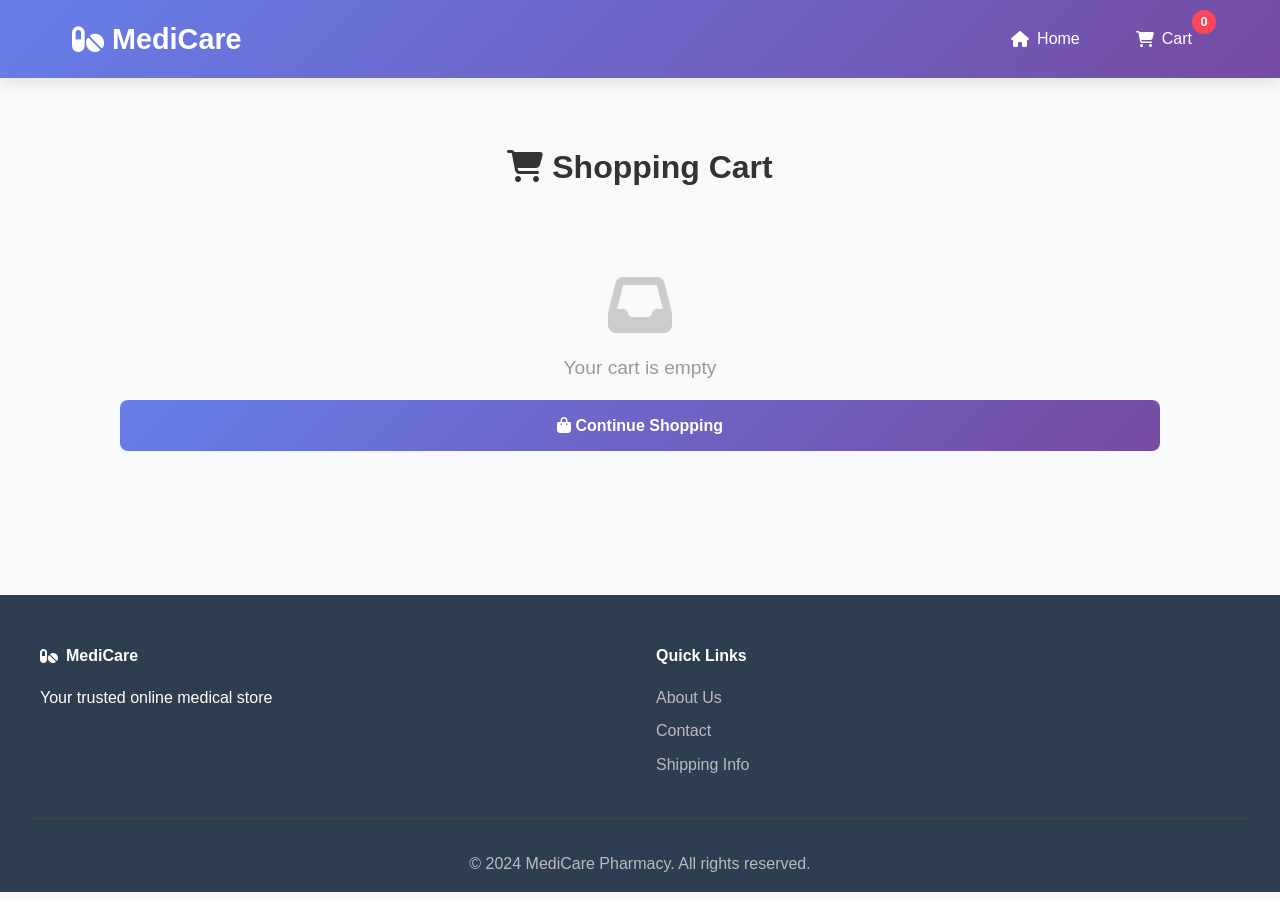
<file: cart.html>
<!DOCTYPE html>
<html lang="en">
<head>
  <meta charset="UTF-8">
  <meta name="viewport" content="width=device-width, initial-scale=1.0">
  <title>Shopping Cart - MediCare Pharmacy</title>
  <link rel="stylesheet" href="style.css">
  <link rel="stylesheet" href="https://cdnjs.cloudflare.com/ajax/libs/font-awesome/6.4.0/css/all.min.css">
</head>
<body>

<header class="navbar">
  <div class="header-container">
    <div class="logo">
      <i class="fas fa-pills"></i>
      <span>MediCare</span>
    </div>
    <nav class="nav-menu">
      <a href="index.html" class="nav-link"><i class="fas fa-home"></i> Home</a>
      <a href="cart.html" class="nav-link cart-link"><i class="fas fa-shopping-cart"></i> Cart <span id="cart-count" class="badge">0</span></a>
    </nav>
  </div>
</header>

<div class="cart-container">
  <h1 class="section-title"><i class="fas fa-shopping-cart"></i> Shopping Cart</h1>
  
  <div id="cartItems"></div>
  
  <div id="emptyCart" style="text-align: center; padding: 3rem;">
    <i class="fas fa-inbox" style="font-size: 4rem; color: #ccc; margin-bottom: 1rem;"></i>
    <p style="font-size: 1.2rem; color: #999;">Your cart is empty</p>
    <a href="index.html" class="btn" style="display: inline-block; margin-top: 1rem; text-decoration: none;">
      <i class="fas fa-shopping-bag"></i> Continue Shopping
    </a>
  </div>
  
  <div id="cartSummary" style="display: none;">
    <div style="background: white; padding: 2rem; border-radius: 12px; margin-top: 2rem; box-shadow: 0 4px 10px rgba(0, 0, 0, 0.1);">
      <h2 style="margin-top: 0; border-bottom: 2px solid #667eea; padding-bottom: 1rem;">
        <i class="fas fa-calculator"></i> Order Summary
      </h2>
      <div style="display: flex; justify-content: space-between; margin: 1rem 0;">
        <span>Subtotal:</span>
        <span id="subtotal">₹ 0</span>
      </div>
      <div style="display: flex; justify-content: space-between; margin: 1rem 0;">
        <span>Discount (10%):</span>
        <span id="discount" style="color: #2ecc71;">- ₹ 0</span>
      </div>
      <div style="display: flex; justify-content: space-between; margin: 1rem 0;">
        <span>Delivery:</span>
        <span id="delivery">₹ 50</span>
      </div>
      <hr style="border: none; border-top: 2px solid #eee; margin: 1.5rem 0;">
      <h3 id="total" style="display: flex; justify-content: space-between; color: #667eea; font-size: 1.5rem; margin: 0;"></h3>
      
      <button class="checkout-btn" onclick="checkout()" style="margin-top: 1.5rem;">
        <i class="fas fa-lock"></i> Proceed To Checkout
      </button>
      <a href="index.html" class="btn" style="display: block; margin-top: 1rem; text-align: center; text-decoration: none; background: #e0e0e0; color: #333;">
        <i class="fas fa-arrow-left"></i> Continue Shopping
      </a>
    </div>
  </div>
</div>

<footer class="footer">
  <div class="footer-content">
    <div class="footer-section">
      <h4><i class="fas fa-pills"></i> MediCare</h4>
      <p>Your trusted online medical store</p>
    </div>
    <div class="footer-section">
      <h4>Quick Links</h4>
      <ul>
        <li><a href="#">About Us</a></li>
        <li><a href="#">Contact</a></li>
        <li><a href="#">Shipping Info</a></li>
      </ul>
    </div>
  </div>
  <div class="footer-bottom">
    <p>&copy; 2024 MediCare Pharmacy. All rights reserved.</p>
  </div>
</footer>

<script src="cart.js"></script>
</body>
</html>
</file>
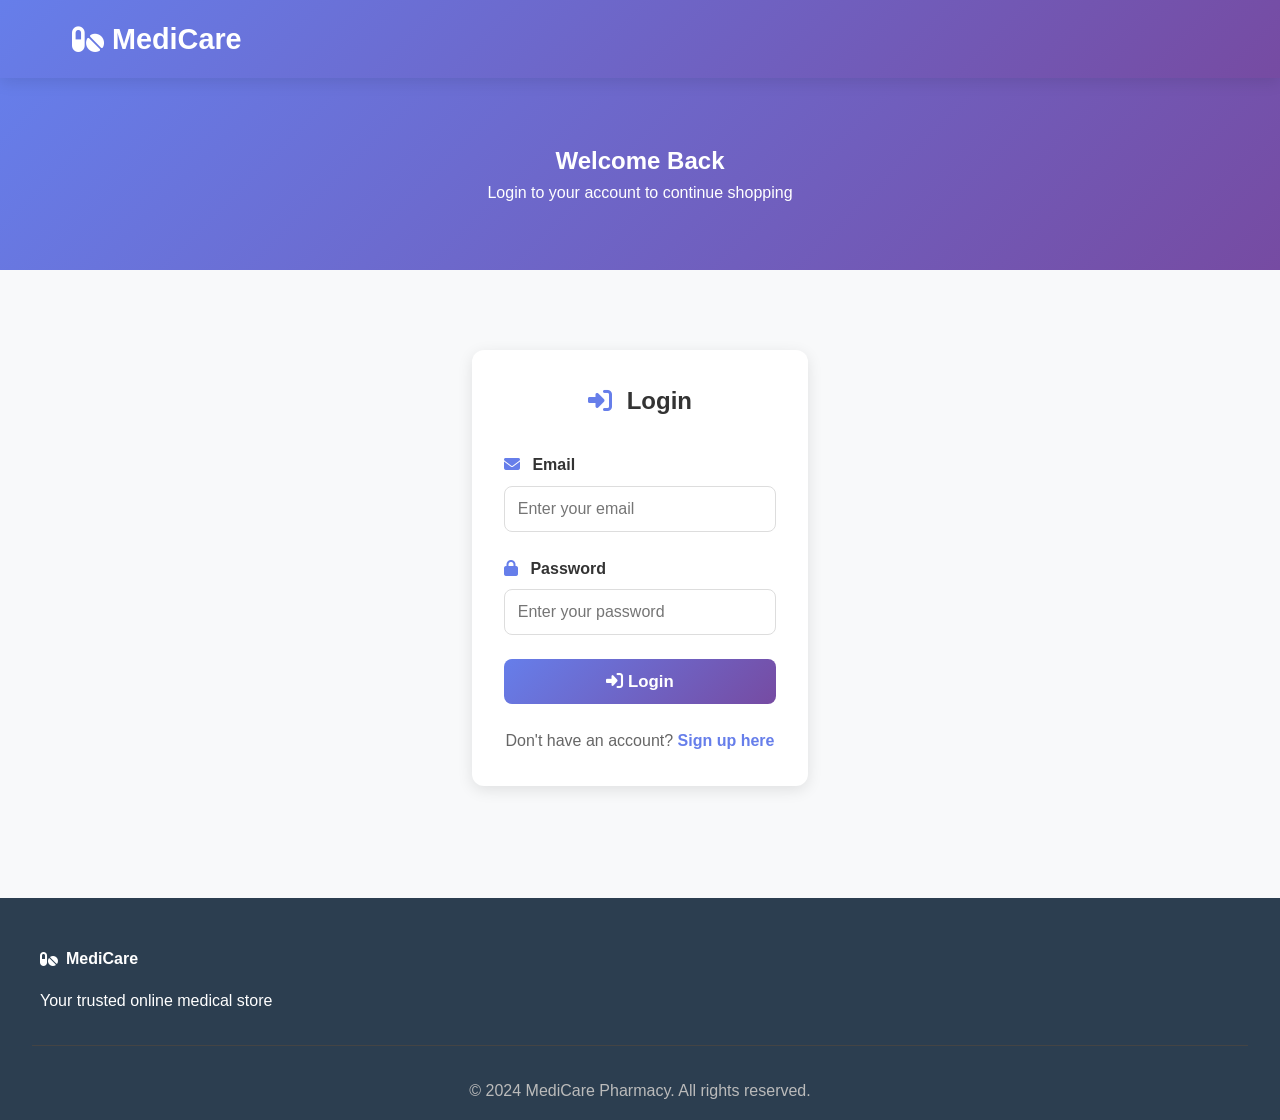
<file: login.html>
<!DOCTYPE html>
<html lang="en">
<head>
  <meta charset="UTF-8">
  <meta name="viewport" content="width=device-width, initial-scale=1.0">
  <title>Login - MediCare Pharmacy</title>
  <link rel="stylesheet" href="style.css">
  <link rel="stylesheet" href="https://cdnjs.cloudflare.com/ajax/libs/font-awesome/6.4.0/css/all.min.css">
</head>
<body>

<header class="navbar">
  <div class="header-container">
    <div class="logo">
      <i class="fas fa-pills"></i>
      <span>MediCare</span>
    </div>
  </div>
</header>

<section class="hero" style="padding: 4rem 2rem;">
  <h1>Welcome Back</h1>
  <p>Login to your account to continue shopping</p>
</section>

<div style="max-width: 400px; margin: 3rem auto; padding: 2rem;">
  <div style="background: white; padding: 2rem; border-radius: 12px; box-shadow: 0 4px 15px rgba(0, 0, 0, 0.1);">
    <h2 style="text-align: center; color: #333; margin-bottom: 2rem;">
      <i class="fas fa-sign-in-alt" style="color: #667eea; margin-right: 0.5rem;"></i> Login
    </h2>

    <form id="loginForm">
      <div class="form-group">
        <label><i class="fas fa-envelope" style="margin-right: 0.5rem; color: #667eea;"></i> Email</label>
        <input type="email" id="email" placeholder="Enter your email" class="form-input" required>
      </div>
      <div class="form-group">
        <label><i class="fas fa-lock" style="margin-right: 0.5rem; color: #667eea;"></i> Password</label>
        <input type="password" id="password" placeholder="Enter your password" class="form-input" required>
      </div>
      <button type="submit" class="auth-btn" style="font-size: 1.05rem;">
        <i class="fas fa-sign-in-alt"></i> Login
      </button>
    </form>

    <p class="toggle-auth" style="text-align: center; margin-top: 1.5rem;">
      Don't have an account? <a href="signup.html" style="color: #667eea; text-decoration: none; font-weight: 600;">Sign up here</a>
    </p>
  </div>
</div>

<footer class="footer" style="margin-top: 5rem;">
  <div class="footer-content">
    <div class="footer-section">
      <h4><i class="fas fa-pills"></i> MediCare</h4>
      <p>Your trusted online medical store</p>
    </div>
  </div>
  <div class="footer-bottom">
    <p>&copy; 2024 MediCare Pharmacy. All rights reserved.</p>
  </div>
</footer>

<script>
  document.getElementById("loginForm").addEventListener("submit", (e) => {
    e.preventDefault();
    const email = document.getElementById("email").value;
    const password = document.getElementById("password").value;

    const users = JSON.parse(localStorage.getItem("users")) || {};
    const user = users[email];

    if (user && user.password === password) {
      localStorage.setItem("currentUser", email);
      alert("Login successful!");
      window.location.href = "index.html";
    } else {
      alert("Invalid email or password");
    }
  });
</script>
</body>
</html>
</file>
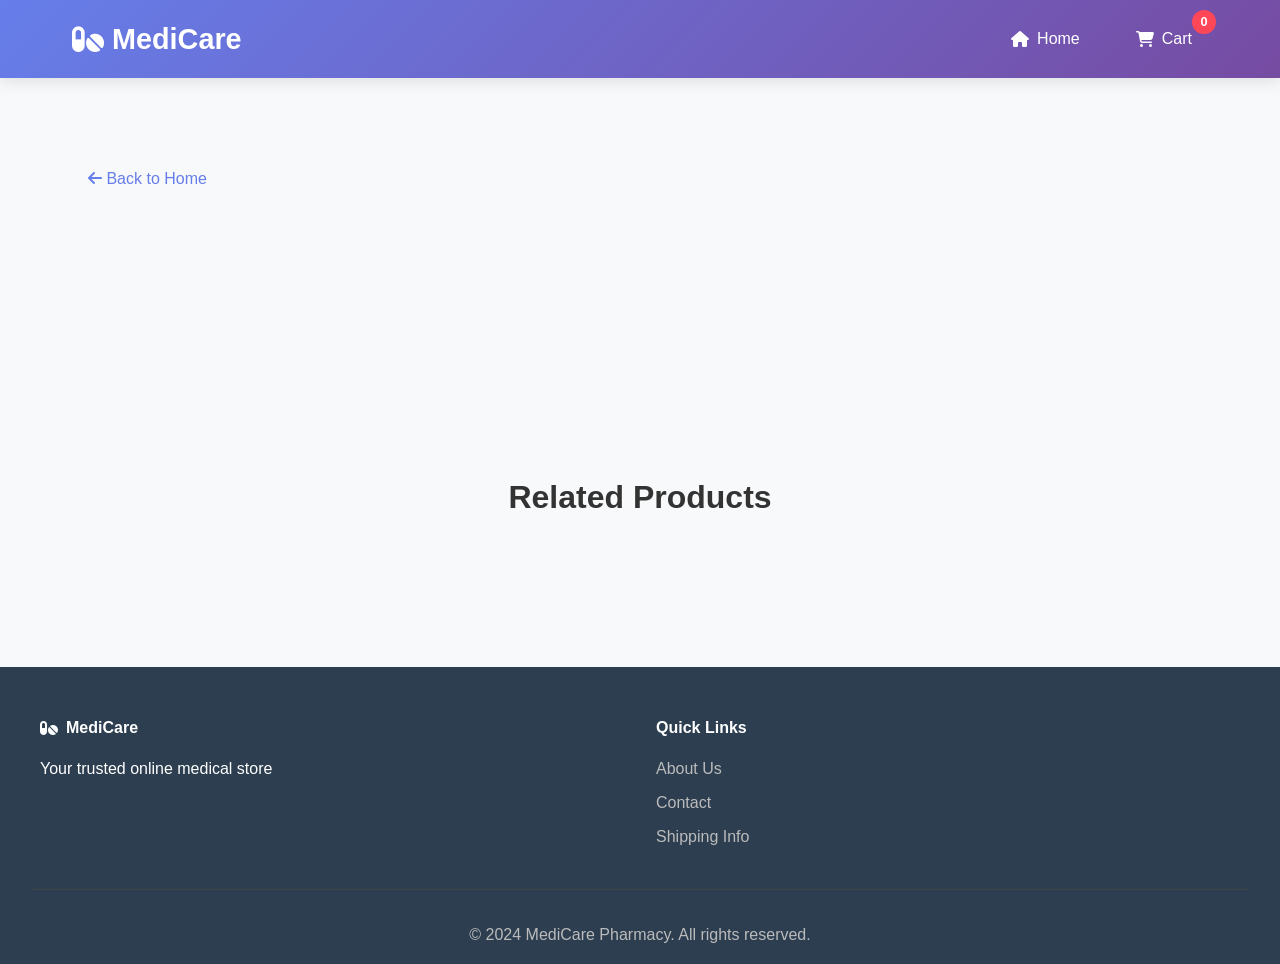
<file: product.html>
<!DOCTYPE html>
<html lang="en">
<head>
  <meta charset="UTF-8">
  <meta name="viewport" content="width=device-width, initial-scale=1.0">
  <title>Medicine Details - MediCare Pharmacy</title>
  <link rel="stylesheet" href="style.css">
  <link rel="stylesheet" href="https://cdnjs.cloudflare.com/ajax/libs/font-awesome/6.4.0/css/all.min.css">
</head>
<body>

<header class="navbar">
  <div class="header-container">
    <div class="logo">
      <i class="fas fa-pills"></i>
      <span>MediCare</span>
    </div>
    <nav class="nav-menu">
      <a href="index.html" class="nav-link"><i class="fas fa-home"></i> Home</a>
      <a href="cart.html" class="nav-link cart-link"><i class="fas fa-shopping-cart"></i> Cart <span id="cart-count" class="badge">0</span></a>
    </nav>
  </div>
</header>

<div style="max-width: 1200px; margin: 3rem auto; padding: 2rem;">
  <a href="index.html" class="nav-link" style="color: #667eea; margin-bottom: 1rem; display: inline-block;">
    <i class="fas fa-arrow-left"></i> Back to Home
  </a>
</div>

<div class="product-page" id="productPage"></div>

<section style="max-width: 1200px; margin: 0 auto; padding: 3rem 2rem;">
  <h2 class="title">Related Products</h2>
  <div class="products" id="relatedProducts"></div>
</section>

<!-- Auth Modal -->
<div id="authModal" class="modal">
  <div class="modal-content">
    <div class="modal-header">
      <h2 id="modalTitle">Login</h2>
      <span class="close-modal" id="closeModal">&times;</span>
    </div>
    <div class="modal-body">
      <form id="authForm">
        <div id="nameField" class="form-group" style="display:none;">
          <label>Full Name</label>
          <input type="text" id="fullName" placeholder="Enter your full name" class="form-input">
        </div>
        <div class="form-group">
          <label>Email</label>
          <input type="email" id="authEmail" placeholder="Enter your email" class="form-input" required>
        </div>
        <div class="form-group">
          <label>Password</label>
          <input type="password" id="authPassword" placeholder="Enter your password" class="form-input" required>
        </div>
        <button type="submit" class="auth-btn" id="authSubmitBtn">Login</button>
      </form>
      <p class="toggle-auth">
        Don't have an account? <a href="#" id="toggleSignup">Sign up here</a>
      </p>
    </div>
  </div>
</div>

<footer class="footer">
  <div class="footer-content">
    <div class="footer-section">
      <h4><i class="fas fa-pills"></i> MediCare</h4>
      <p>Your trusted online medical store</p>
    </div>
    <div class="footer-section">
      <h4>Quick Links</h4>
      <ul>
        <li><a href="#">About Us</a></li>
        <li><a href="#">Contact</a></li>
        <li><a href="#">Shipping Info</a></li>
      </ul>
    </div>
  </div>
  <div class="footer-bottom">
    <p>&copy; 2024 MediCare Pharmacy. All rights reserved.</p>
  </div>
</footer>

<script src="product.js"></script>
</body>
</html>
</file>
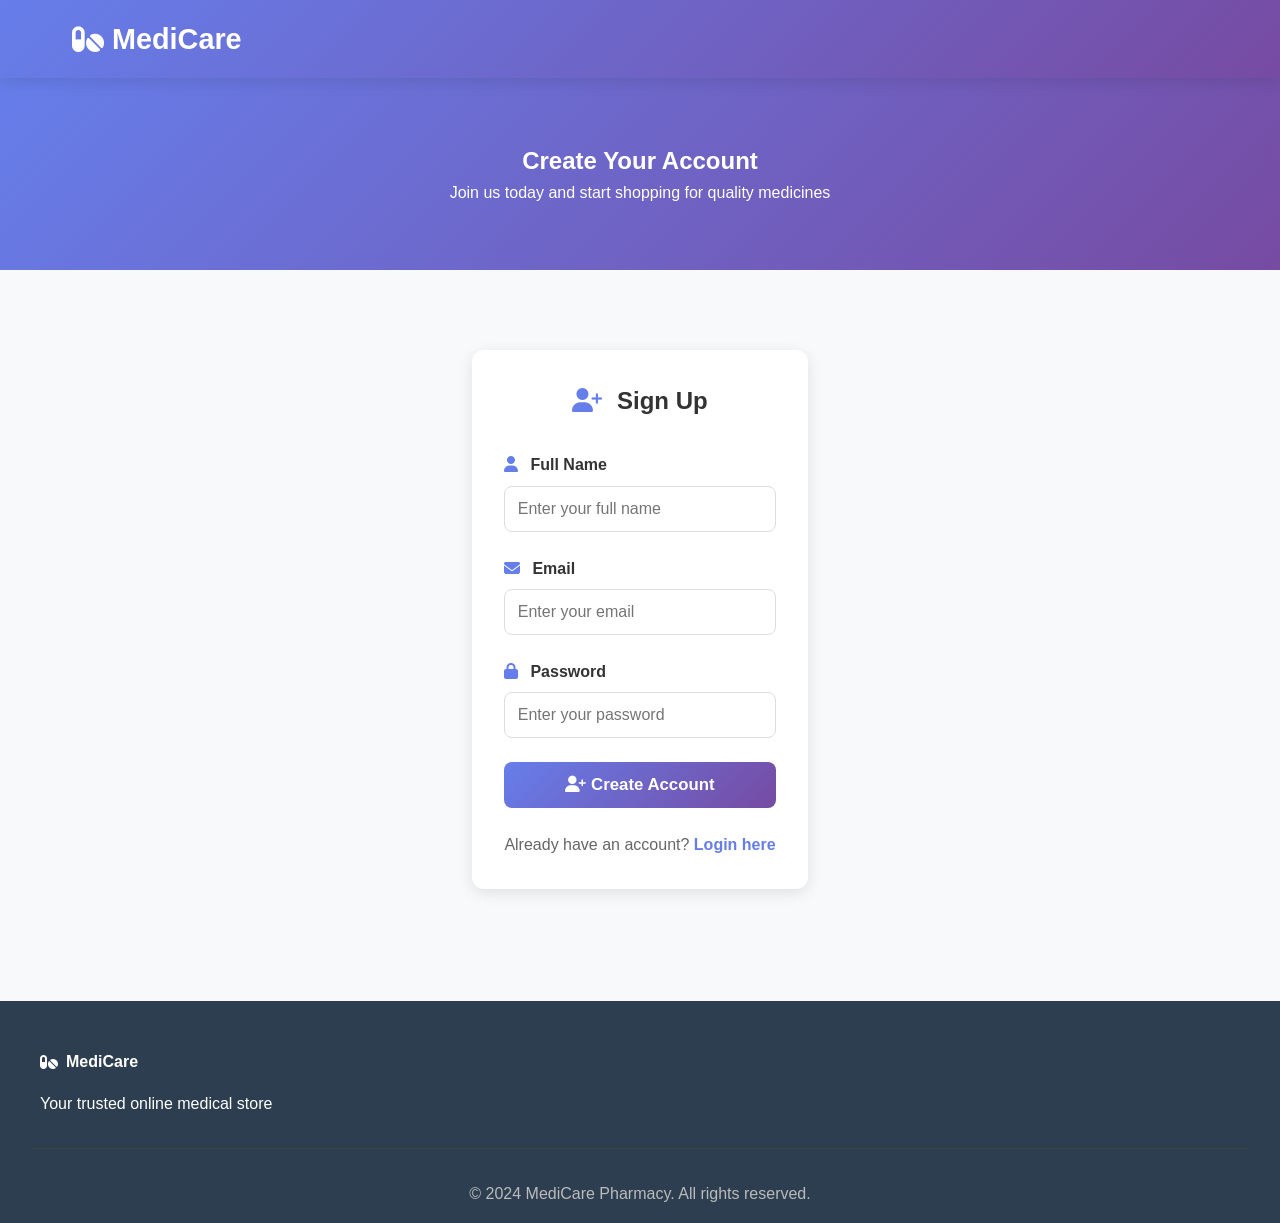
<file: signup.html>
<!DOCTYPE html>
<html lang="en">
<head>
  <meta charset="UTF-8">
  <meta name="viewport" content="width=device-width, initial-scale=1.0">
  <title>Sign Up - MediCare Pharmacy</title>
  <link rel="stylesheet" href="style.css">
  <link rel="stylesheet" href="https://cdnjs.cloudflare.com/ajax/libs/font-awesome/6.4.0/css/all.min.css">
</head>
<body>

<header class="navbar">
  <div class="header-container">
    <div class="logo">
      <i class="fas fa-pills"></i>
      <span>MediCare</span>
    </div>
  </div>
</header>

<section class="hero" style="padding: 4rem 2rem;">
  <h1>Create Your Account</h1>
  <p>Join us today and start shopping for quality medicines</p>
</section>

<div style="max-width: 400px; margin: 3rem auto; padding: 2rem;">
  <div style="background: white; padding: 2rem; border-radius: 12px; box-shadow: 0 4px 15px rgba(0, 0, 0, 0.1);">
    <h2 style="text-align: center; color: #333; margin-bottom: 2rem;">
      <i class="fas fa-user-plus" style="color: #667eea; margin-right: 0.5rem;"></i> Sign Up
    </h2>

    <form id="signupForm">
      <div class="form-group">
        <label><i class="fas fa-user" style="margin-right: 0.5rem; color: #667eea;"></i> Full Name</label>
        <input type="text" id="fullName" placeholder="Enter your full name" class="form-input" required>
      </div>
      <div class="form-group">
        <label><i class="fas fa-envelope" style="margin-right: 0.5rem; color: #667eea;"></i> Email</label>
        <input type="email" id="email" placeholder="Enter your email" class="form-input" required>
      </div>
      <div class="form-group">
        <label><i class="fas fa-lock" style="margin-right: 0.5rem; color: #667eea;"></i> Password</label>
        <input type="password" id="password" placeholder="Enter your password" class="form-input" required>
      </div>
      <button type="submit" class="auth-btn" style="font-size: 1.05rem;">
        <i class="fas fa-user-plus"></i> Create Account
      </button>
    </form>

    <p class="toggle-auth" style="text-align: center; margin-top: 1.5rem;">
      Already have an account? <a href="login.html" style="color: #667eea; text-decoration: none; font-weight: 600;">Login here</a>
    </p>
  </div>
</div>

<footer class="footer" style="margin-top: 5rem;">
  <div class="footer-content">
    <div class="footer-section">
      <h4><i class="fas fa-pills"></i> MediCare</h4>
      <p>Your trusted online medical store</p>
    </div>
  </div>
  <div class="footer-bottom">
    <p>&copy; 2024 MediCare Pharmacy. All rights reserved.</p>
  </div>
</footer>

<script>
  document.getElementById("signupForm").addEventListener("submit", (e) => {
    e.preventDefault();
    const fullName = document.getElementById("fullName").value;
    const email = document.getElementById("email").value;
    const password = document.getElementById("password").value;

    if (!fullName || !email || !password) {
      alert("Please fill all fields");
      return;
    }

    const users = JSON.parse(localStorage.getItem("users")) || {};
    if (users[email]) {
      alert("This email is already registered");
      return;
    }

    users[email] = { name: fullName, password: password };
    localStorage.setItem("users", JSON.stringify(users));
    alert("Account created successfully! Now please login.");
    window.location.href = "login.html";
  });
</script>
</body>
</html>
</file>
<file: style.css>
* {
  margin: 0;
  padding: 0;
  box-sizing: border-box;
}

body {
  font-family: 'Segoe UI', Tahoma, Geneva, Verdana, sans-serif;
  background-color: #f8f9fa;
  color: #333;
  line-height: 1.6;
}

/* Header & Navigation */
.navbar {
  background: linear-gradient(135deg, #667eea 0%, #764ba2 100%);
  color: white;
  padding: 1rem 0;
  box-shadow: 0 4px 15px rgba(0, 0, 0, 0.1);
  position: sticky;
  top: 0;
  z-index: 100;
}

.header-container {
  max-width: 1200px;
  margin: 0 auto;
  display: flex;
  justify-content: space-between;
  align-items: center;
  padding: 0 2rem;
  gap: 2rem;
  flex-wrap: wrap;
}

.logo {
  font-size: 1.8rem;
  font-weight: bold;
  display: flex;
  align-items: center;
  gap: 0.5rem;
  white-space: nowrap;
}

.search-bar {
  flex: 1;
  min-width: 250px;
}

.search-input {
  width: 100%;
  padding: 0.7rem 1rem;
  border: none;
  border-radius: 25px;
  outline: none;
  font-size: 1rem;
}

.nav-menu {
  display: flex;
  gap: 1.5rem;
  align-items: center;
}

.nav-link {
  color: white;
  text-decoration: none;
  display: flex;
  align-items: center;
  gap: 0.5rem;
  padding: 0.5rem 1rem;
  border-radius: 5px;
  transition: 0.3s;
  cursor: pointer;
}

.nav-link:hover {
  background: rgba(255, 255, 255, 0.2);
  transform: scale(1.05);
}

.cart-link {
  position: relative;
}

.badge {
  background: #ff4757;
  color: white;
  border-radius: 50%;
  width: 24px;
  height: 24px;
  display: flex;
  align-items: center;
  justify-content: center;
  font-size: 0.8rem;
  font-weight: bold;
  position: absolute;
  top: -8px;
  right: -8px;
}

/* Hero Section */
.hero {
  background: linear-gradient(135deg, #667eea 0%, #764ba2 100%);
  color: white;
  padding: 6rem 2rem;
  text-align: center;
  margin-bottom: 3rem;
}

.hero-content h1 {
  font-size: 3rem;
  margin-bottom: 1rem;
  animation: slideDown 0.6s ease;
}

.hero-content p {
  font-size: 1.3rem;
  margin-bottom: 2rem;
  opacity: 0.9;
}

.hero-btn {
  padding: 0.8rem 2rem;
  background: white;
  color: #667eea;
  border: none;
  border-radius: 25px;
  font-size: 1rem;
  font-weight: bold;
  cursor: pointer;
  transition: 0.3s;
}

.hero-btn:hover {
  transform: scale(1.05);
  box-shadow: 0 8px 20px rgba(0, 0, 0, 0.2);
}

/* Categories Section */
.categories {
  max-width: 1200px;
  margin: 3rem auto;
  padding: 2rem;
}

.section-title {
  text-align: center;
  font-size: 2rem;
  margin-bottom: 2rem;
  color: #333;
}

.category-list {
  display: grid;
  grid-template-columns: repeat(auto-fit, minmax(150px, 1fr));
  gap: 1.5rem;
  margin-bottom: 3rem;
}

.category-card {
  background: white;
  padding: 2rem;
  border-radius: 10px;
  text-align: center;
  box-shadow: 0 4px 10px rgba(0, 0, 0, 0.1);
  cursor: pointer;
  transition: 0.3s;
}

.category-card:hover {
  transform: translateY(-5px);
  box-shadow: 0 8px 20px rgba(102, 126, 234, 0.3);
}

.category-card i {
  font-size: 2.5rem;
  color: #667eea;
  margin-bottom: 1rem;
}

.category-card p {
  font-weight: 600;
  color: #333;
}

/* Products Section */
.products-section {
  max-width: 1200px;
  margin: 0 auto;
  padding: 2rem;
}

.products {
  display: grid;
  grid-template-columns: repeat(auto-fill, minmax(280px, 1fr));
  gap: 2rem;
}

.card {
  background: white;
  border-radius: 12px;
  overflow: hidden;
  box-shadow: 0 4px 15px rgba(0, 0, 0, 0.1);
  transition: all 0.3s ease;
  cursor: pointer;
}

.card:hover {
  transform: translateY(-8px);
  box-shadow: 0 12px 25px rgba(102, 126, 234, 0.3);
}

.card img {
  width: 100%;
  height: 250px;
  object-fit: cover;
  background: linear-gradient(135deg, #667eea 0%, #764ba2 100%);
}

.card-content {
  padding: 1.5rem;
}

.card-content h3 {
  font-size: 1.2rem;
  margin-bottom: 0.5rem;
  color: #333;
}

.card-content p {
  font-size: 0.9rem;
  color: #666;
  margin-bottom: 1rem;
}

.price {
  color: #667eea;
  font-size: 1.5rem;
  font-weight: bold;
  margin: 1rem 0;
}

.btn {
  width: 100%;
  padding: 0.8rem;
  border: none;
  background: linear-gradient(135deg, #667eea 0%, #764ba2 100%);
  color: white;
  border-radius: 8px;
  font-size: 1rem;
  font-weight: 600;
  cursor: pointer;
  transition: 0.3s;
}

.btn:hover {
  transform: scale(1.02);
  box-shadow: 0 6px 15px rgba(102, 126, 234, 0.4);
}

/* Product Page */
.product-page {
  display: flex;
  gap: 3rem;
  padding: 3rem 2rem;
  max-width: 1200px;
  margin: 0 auto;
  flex-wrap: wrap;
}

.product-page img {
  width: 400px;
  height: 400px;
  object-fit: cover;
  border-radius: 12px;
  box-shadow: 0 8px 20px rgba(0, 0, 0, 0.15);
  background: linear-gradient(135deg, #667eea 0%, #764ba2 100%);
}

.product-details {
  flex: 1;
  min-width: 300px;
}

.product-details h1 {
  font-size: 2rem;
  margin-bottom: 1rem;
  color: #333;
}

.product-details h2 {
  color: #667eea;
  font-size: 1.8rem;
  margin-bottom: 1rem;
}

.product-details p {
  color: #666;
  line-height: 1.8;
  margin-bottom: 1.5rem;
}

/* Modal Styles */
.modal {
  display: none;
  position: fixed;
  z-index: 1000;
  left: 0;
  top: 0;
  width: 100%;
  height: 100%;
  background-color: rgba(0, 0, 0, 0.5);
  animation: fadeIn 0.3s ease;
}

.modal-content {
  background-color: white;
  margin: 5% auto;
  padding: 0;
  border-radius: 12px;
  width: 90%;
  max-width: 400px;
  box-shadow: 0 10px 40px rgba(0, 0, 0, 0.3);
}

.modal-header {
  padding: 2rem;
  background: linear-gradient(135deg, #667eea 0%, #764ba2 100%);
  color: white;
  display: flex;
  justify-content: space-between;
  align-items: center;
  border-radius: 12px 12px 0 0;
}

.modal-header h2 {
  margin: 0;
}

.close-modal {
  font-size: 1.5rem;
  cursor: pointer;
  transition: 0.3s;
}

.close-modal:hover {
  color: #ddd;
}

.modal-body {
  padding: 2rem;
}

.form-group {
  margin-bottom: 1.5rem;
}

.form-group label {
  display: block;
  margin-bottom: 0.5rem;
  font-weight: 600;
  color: #333;
}

.form-input {
  width: 100%;
  padding: 0.8rem;
  border: 1px solid #ddd;
  border-radius: 8px;
  font-size: 1rem;
  transition: 0.3s;
}

.form-input:focus {
  outline: none;
  border-color: #667eea;
  box-shadow: 0 0 0 3px rgba(102, 126, 234, 0.1);
}

.auth-btn {
  width: 100%;
  padding: 0.8rem;
  background: linear-gradient(135deg, #667eea 0%, #764ba2 100%);
  color: white;
  border: none;
  border-radius: 8px;
  font-size: 1rem;
  font-weight: 600;
  cursor: pointer;
  transition: 0.3s;
}

.auth-btn:hover {
  transform: scale(1.02);
}

.toggle-auth {
  text-align: center;
  margin-top: 1rem;
  color: #666;
}

.toggle-auth a {
  color: #667eea;
  text-decoration: none;
  font-weight: 600;
  cursor: pointer;
}

.toggle-auth a:hover {
  text-decoration: underline;
}

/* Footer */
.footer {
  background: #2c3e50;
  color: white;
  margin-top: 4rem;
  padding: 3rem 2rem 1rem;
}

.footer-content {
  max-width: 1200px;
  margin: 0 auto;
  display: grid;
  grid-template-columns: repeat(auto-fit, minmax(250px, 1fr));
  gap: 2rem;
  margin-bottom: 2rem;
}

.footer-section h4 {
  margin-bottom: 1rem;
  display: flex;
  align-items: center;
  gap: 0.5rem;
}

.footer-section ul {
  list-style: none;
}

.footer-section ul li {
  margin-bottom: 0.5rem;
}

.footer-section a {
  color: #bbb;
  text-decoration: none;
  transition: 0.3s;
}

.footer-section a:hover {
  color: white;
}

.social-links {
  display: flex;
  gap: 1rem;
  font-size: 1.5rem;
}

.footer-bottom {
  text-align: center;
  padding-top: 2rem;
  border-top: 1px solid #444;
  color: #bbb;
}

/* Cart Page */
.cart-container {
  max-width: 1200px;
  margin: 2rem auto;
  padding: 2rem;
}

.cart-item {
  display: flex;
  gap: 2rem;
  background: white;
  padding: 2rem;
  border-radius: 12px;
  margin-bottom: 1.5rem;
  box-shadow: 0 4px 10px rgba(0, 0, 0, 0.1);
  align-items: center;
}

.cart-item img {
  width: 150px;
  height: 150px;
  object-fit: cover;
  border-radius: 8px;
}

.cart-item-details {
  flex: 1;
}

.remove-btn {
  padding: 0.5rem 1rem;
  background: #ff4757;
  color: white;
  border: none;
  border-radius: 5px;
  cursor: pointer;
  transition: 0.3s;
}

.remove-btn:hover {
  background: #ff3838;
}

.checkout-btn {
  width: 100%;
  padding: 1rem;
  background: linear-gradient(135deg, #667eea 0%, #764ba2 100%);
  color: white;
  border: none;
  border-radius: 8px;
  font-size: 1.1rem;
  font-weight: 600;
  cursor: pointer;
  transition: 0.3s;
  margin-top: 2rem;
}

.checkout-btn:hover {
  transform: scale(1.02);
}

/* Animations */
@keyframes slideDown {
  from {
    opacity: 0;
    transform: translateY(-20px);
  }
  to {
    opacity: 1;
    transform: translateY(0);
  }
}

@keyframes fadeIn {
  from {
    opacity: 0;
  }
  to {
    opacity: 1;
  }
}

.title {
  text-align: center;
  font-size: 2rem;
  margin: 2rem 0;
  color: #333;
}

/* Responsive */
@media (max-width: 768px) {
  .header-container {
    flex-direction: column;
    gap: 1rem;
  }

  .nav-menu {
    width: 100%;
    justify-content: space-around;
  }

  .hero-content h1 {
    font-size: 2rem;
  }

  .products {
    grid-template-columns: repeat(auto-fill, minmax(200px, 1fr));
    gap: 1rem;
  }

  .product-page {
    flex-direction: column;
    align-items: center;
  }

  .product-page img {
    width: 100%;
    max-width: 400px;
  }
}
</file>
